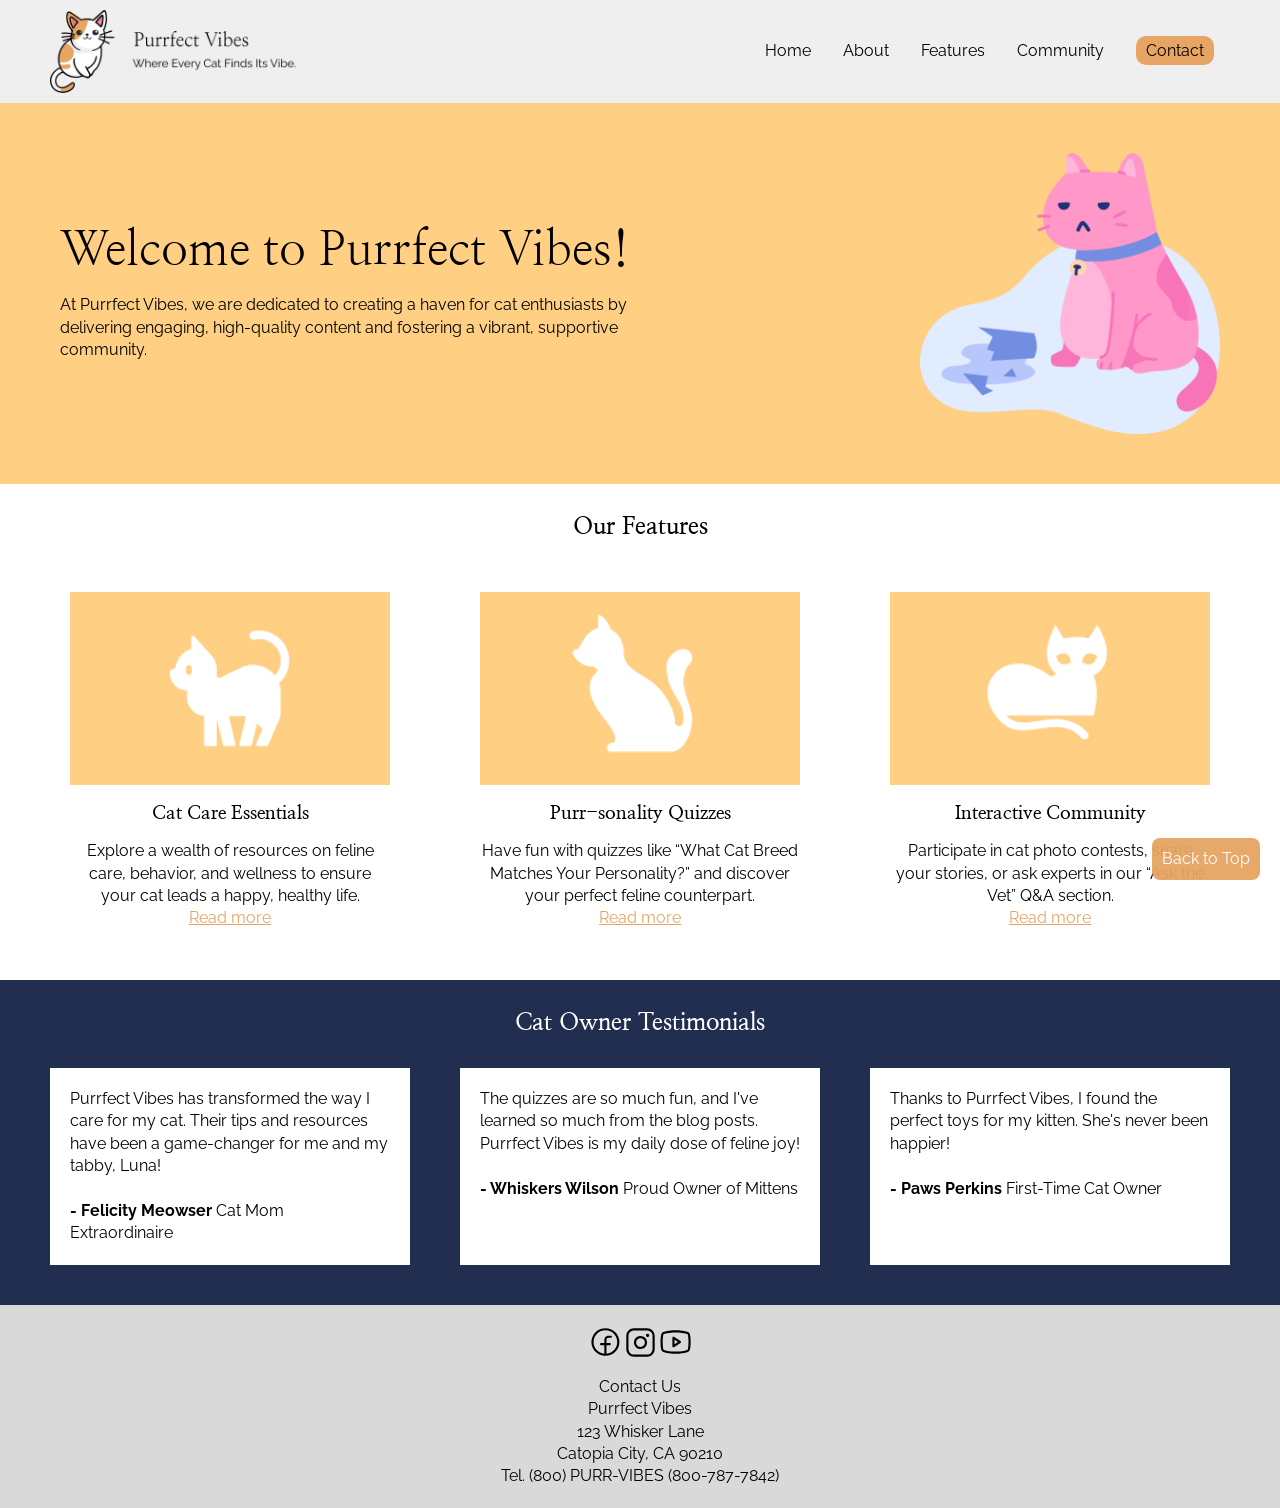
<file: beginning/index.html>
<!DOCTYPE html>
<html lang="en">
<head>
    <meta charset="utf-8">
    <meta name="viewport" content="width=device-width, initial-scale=1.0">
    <link rel="apple-touch-icon" sizes="180x180" href="images/favicons/apple-touch-icon.png">
    <link rel="icon" type="image/png" sizes="32x32" href="images/favicons/favicon-32x32.png">
    <link rel="icon" type="image/png" sizes="16x16" href="images/favicons/favicon-16x16.png">
    <link rel="manifest" href="images/favicons/site.webmanifest">
    <link rel="preconnect" href="https://fonts.googleapis.com">
    <link rel="preconnect" href="https://fonts.gstatic.com" crossorigin>
    <link href="https://fonts.googleapis.com/css2?family=Nanum+Myeongjo&family=Raleway:ital,wght@0,100..900;1,100..900&display=swap" rel="stylesheet">
    <title>Welcome to Purrfect Vibes!</title>
    <link rel="stylesheet" href="css/reset.css">
    <link rel="stylesheet" href="css/styles.css">
    <script src="scripts/jquery.min.js" defer></script>
    <script src="scripts/scripts.js" defer></script>
</head>
<body>
    <header>
        <div class="container">
            <a href="index.html"><img src="images/logo.png" alt="logo"></a>
            <input type="checkbox" class="navToggler" id="navToggler">
            <nav>
                <ul>
                    <li><a href="index.html">Home</a></li>
                    <li><a href="about.html">About</a></li>
                    <li><a href="features.html">Features</a>
                        <ul class="sub-menu">
                            <li><a href="features.html#cat-care">Cat Care</a></li>
                            <li><a href="features.html#quizzes">Quizzes</a></li>
                            <li><a href="features.html#community">Community</a></li>
                        </ul>
                    </li>
                    <li><a href="community.html">Community</a></li>
                    <li><a href="contact.html" class="button">Contact</a></li>
                </ul>
            </nav>
            <label for="navToggler" class="navTogglerMenu" name="navToggler">
                <img src="images/menu.svg" class="menuOpen" alt="menu">
                <img src="images/x.svg" class="menuClose" alt="close">
            </label>
        </div>
    </header>
    <section class="hero">
        <div class="container">
            <div class="hero-text">
                <h1>Welcome to Purrfect Vibes!</h1>
                <p>At Purrfect Vibes, we are dedicated to creating a haven for cat enthusiasts by delivering engaging, high-quality content and fostering a vibrant, supportive community.</p>
            </div>
            <img src="images/hero-cat.png" alt="">
        </div>
    </section>
    <section class="features container">
        <h2>Our Features</h2>
        <div class="feature-container">
            <div class="feature-block">
                <img src="images/cat-care.jpg" alt="cat care">
                <h3>Cat Care Essentials</h3>
                <p>Explore a wealth of resources on feline care, behavior, and wellness to ensure your cat leads a happy, healthy life.</p>
                <a href="#">Read more</a>
            </div>
            <div class="feature-block">
                <img src="images/cat-quizzes.jpg" alt="cat quizzes">
                <h3>Purr-sonality Quizzes</h3>
                <p>Have fun with quizzes like “What Cat Breed Matches Your Personality?” and discover your perfect feline counterpart.</p>
                <a href="#">Read more</a>
            </div>
            <div class="feature-block">
                <img src="images/cat-community.jpg" alt="cat community">
                <h3>Interactive Community</h3>
                <p>Participate in cat photo contests, share your stories, or ask experts in our “Ask the Vet” Q&A section.</p>
                <a href="#">Read more</a>
            </div>
        </div>
    </section>
    <section class="testimonials">
        <div class="container">
            <h2>Cat Owner Testimonials</h2>
            <div class="testimonial-container">
                <div class="testimonial-block">
                    Purrfect Vibes has transformed the way I care for my cat. Their tips and resources have been a game-changer for me and my tabby, Luna!<br><br>
                    <strong>- Felicity Meowser</strong>
                    Cat Mom Extraordinaire
                </div>
                <div class="testimonial-block">
                    The quizzes are so much fun, and I've learned so much from the blog posts. Purrfect Vibes is my daily dose of feline joy!<br><br>
                    <strong>- Whiskers Wilson</strong>
                    Proud Owner of Mittens
                </div>
                <div class="testimonial-block">
                    Thanks to Purrfect Vibes, I found the perfect toys for my kitten. She's never been happier!<br><br>
                    <strong>- Paws Perkins</strong>
                    First-Time Cat Owner
                </div>
            </div>
        </div>
    </section>

    <!-- Back to Top button -->
    <a href="#top" id="backToTopBtn">Back to Top</a>
    <footer>
        <div>
            <a href="#"><img src="images/facebook.svg" alt="Facebook"></a>
            <a href="#"><img src="images/instagram.svg" alt="Instagram"></a>
            <a href="#"><img src="images/youtube.svg" alt="Youtube"></a>
        </div>
        <p>
            Contact Us<br>
            Purrfect Vibes<br>
            123 Whisker Lane<br>
            Catopia City, CA 90210<br>
            Tel. (800) PURR-VIBES (800-787-7842)<br>
        </p>
    </footer>
</body>
</html>
</file>
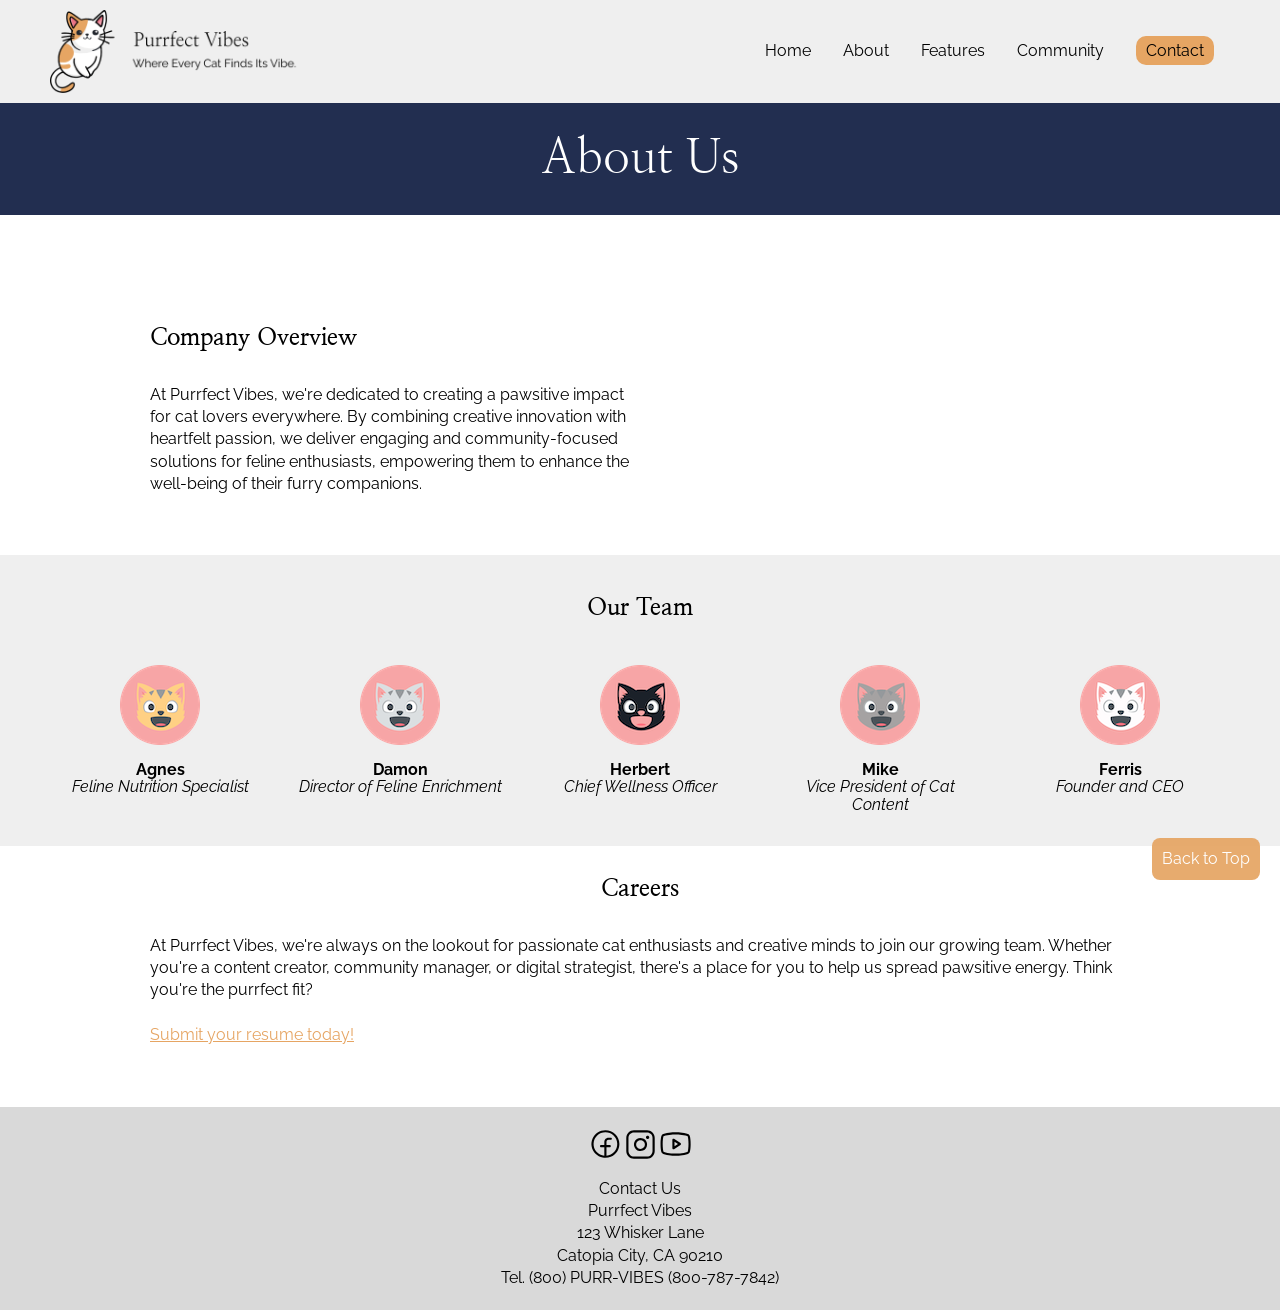
<file: beginning/about.html>
<!DOCTYPE html>
<html lang="en">
<head>
    <meta charset="utf-8">
    <meta name="viewport" content="width=device-width, initial-scale=1.0">
    <link rel="apple-touch-icon" sizes="180x180" href="images/favicons/apple-touch-icon.png">
    <link rel="icon" type="image/png" sizes="32x32" href="images/favicons/favicon-32x32.png">
    <link rel="icon" type="image/png" sizes="16x16" href="images/favicons/favicon-16x16.png">
    <link rel="manifest" href="images/favicons/site.webmanifest">
    <link rel="preconnect" href="https://fonts.googleapis.com">
    <link rel="preconnect" href="https://fonts.gstatic.com" crossorigin>
    <link href="https://fonts.googleapis.com/css2?family=Nanum+Myeongjo&family=Raleway:ital,wght@0,100..900;1,100..900&display=swap" rel="stylesheet">
    <link rel="stylesheet" href="https://cdnjs.cloudflare.com/ajax/libs/font-awesome/6.5.1/css/all.min.css">
    <title>About Purrfect Vibes</title>
    <link rel="stylesheet" href="css/reset.css">
    <link rel="stylesheet" href="css/styles.css">
    <script src="scripts/jquery.min.js" defer></script>
    <script src="scripts/scripts.js" defer></script>
</head>
<body class="about">
    <header>
        <div class="container">
            <a href="index.html"><img src="images/logo.png" alt="logo"></a>
            <input type="checkbox" class="navToggler" id="navToggler">
            <nav>
                <ul>
                    <li><a href="index.html">Home</a></li>
                    <li><a href="about.html">About</a></li>
                    <li><a href="features.html">Features</a>
                        <ul class="sub-menu">
                            <li><a href="features.html#cat-care">Cat Care</a></li>
                            <li><a href="features.html#quizzes">Quizzes</a></li>
                            <li><a href="features.html#community">Community</a></li>
                        </ul>
                    </li>
                    <li><a href="community.html">Community</a></li>
                    <li><a href="contact.html" class="button">Contact</a></li>
                </ul>
            </nav>
            <label for="navToggler" class="navTogglerMenu" name="navToggler">
                <img src="images/menu.svg" class="menuOpen" alt="menu">
                <img src="images/x.svg" class="menuClose" alt="close">
            </label>
        </div>
    </header>
    <section class="title">
        <div class="container">
            <h1>About Us</h1>
        </div>
    </section>
    <section class="container">
        <div class="overview-container">
            <div>
                <h2>Company Overview</h2>
                <p>At Purrfect Vibes, we're dedicated to creating a pawsitive impact for cat lovers everywhere. By combining creative innovation with heartfelt passion, we deliver engaging and community-focused solutions for feline enthusiasts, empowering them to enhance the well-being of their furry companions.</p>
            </div>
            <div>
                <div class="video-container"><iframe src="https://www.youtube.com/embed/sI8NsYIyQ2A?si=wf94BvNOsV6cx9m4" title="YouTube video player" frameborder="0" allow="accelerometer; autoplay; clipboard-write; encrypted-media; gyroscope; picture-in-picture; web-share" referrerpolicy="strict-origin-when-cross-origin" allowfullscreen></iframe></div>
            </div>
        </div>
    </section>
    <section>
        <div class="light-grey-bg">
            <h2>Our Team</h2>
            <div class="about-container container">
                <!-- Agnes -->
                <div class="about-block">
                    <button class="open-modal-btn" data-target="#agnes-modal">
                        <img src="images/head-agnes.png" alt="Agnes" />
                        <p>
                            <strong>Agnes</strong><br>
                            <em>Feline Nutrition Specialist</em>
                        </p>
                    </button>
                </div>
                <!-- Damon -->
                <div class="about-block">
                    <button class="open-modal-btn" data-target="#damon-modal">
                        <img src="images/head-damon.png" alt="Damon" />
                        <p>
                            <strong>Damon</strong><br>
                            <em>Director of Feline Enrichment</em>
                        </p>
                    </button>
                </div>
                <!-- Herbert -->
                <div class="about-block">
                    <button class="open-modal-btn" data-target="#herbert-modal">
                        <img src="images/head-herbert.png" alt="Herbert" />
                        <p>
                            <strong>Herbert</strong><br>
                            <em>Chief Wellness Officer</em>
                        </p>
                    </button>
                </div>
                <!-- Mike -->
                <div class="about-block">
                    <button class="
                    open-modal-btn" data-target="#mike-modal">
                        <img src="images/head-mike.png" alt="Mike" />
                        <p>
                            <strong>Mike</strong><br>
                            <em>Vice President of Cat Content</em>
                        </p>
                    </button>
                </div>
                <!-- Ferris -->
                <div class="about-block">
                    <button class="open-modal-btn" data-target="#ferris-modal">
                        <img src="images/head-ferris.png" alt="Ferris" />
                        <p>
                            <strong>Ferris</strong><br>
                            <em>Founder and CEO</em>
                        </p>
                    </button>
                </div>
            </div>
            
        </div>
        <!-- Modals -->
        <div id="agnes-modal" class="modal">
            <div class="modal-content">
                <h3>Agnes</h3>
                <p>
                    Agnes brings a wealth of expertise in feline dietary health, helping cat owners make informed decisions about their pets' nutrition. From crafting guides on balanced diets to highlighting the best treats, she ensures every feline fan has the tools to keep their cats healthy and happy.
                </p>
                <a href="#" class="close-btn"><i class="fa-solid fa-xmark"></i></a>
            </div>
        </div>
        
        <div id="damon-modal" class="modal">
            <div class="modal-content">
                <h3>Damon</h3>
                <p>
                    Damon leads the way in creating engaging and enriching content for both cats and their humans. He spearheads interactive features like quizzes, product reviews, and playtime tips, ensuring our audience can build meaningful connections with their furry friends.
                </p>
                <a href="#" class="close-btn"><i class="fa-solid fa-xmark"></i></a>
            </div>
        </div>
        
        <div id="herbert-modal" class="modal">
            <div class="modal-content">
                <h3>Herbert</h3>
                <p>
                    Herbert oversees all things related to feline health and well-being. From behavior guides to wellness tips, his focus is on empowering cat parents with resources to provide the best care for their companions.
                </p>
                <a href="#" class="close-btn"><i class="fa-solid fa-xmark"></i></a>
            </div>
        </div>
        
        <div id="mike-modal" class="modal">
            <div class="modal-content">
                <h3>Mike</h3>
                <p>
                    Mike is the driving force behind Purrfect Vibes' engaging blog posts, memes, and educational articles. His creative direction ensures our platform strikes the perfect balance of entertainment and information, keeping our audience coming back for more.
                </p>
                <a href="#" class="close-btn"><i class="fa-solid fa-xmark"></i></a>
            </div>
        </div>
        
        <div id="ferris-modal" class="modal">
            <div class="modal-content">
                <h3>Ferris</h3>
                <p>
                    Ferris founded Purrfect Vibes with a vision to bring together a community of cat lovers. As a lifelong feline enthusiast, Ferris is dedicated to providing a platform that educates, entertains, and inspires. Under Ferris's leadership, Purrfect Vibes continues to grow as the ultimate destination for all things cat-related.
                </p>
                <a href="#" class="close-btn"><i class="fa-solid fa-xmark"></i></a>
            </div>
        </div>        
    </section>
    <section class="container small careers-container">
        <h2>Careers</h2>
        <p>At Purrfect Vibes, we're always on the lookout for passionate cat enthusiasts and creative minds to join our growing team. Whether you're a content creator, community manager, or digital strategist, there's a place for you to help us spread pawsitive energy. Think you're the purrfect fit?<br><br>
            <a href="mailto:hr@purrfectvibes.com?subject=MY RESUME&cc=herbert@purrfectvibes.com">Submit your resume today!</a></p>
    </section>
    <!-- Back to Top button -->
    <a href="#top" id="backToTopBtn">Back to Top</a>

    <footer>
        <div>
            <a href="#"><img src="images/facebook.svg" alt="Facebook"></a>
            <a href="#"><img src="images/instagram.svg" alt="Instagram"></a>
            <a href="#"><img src="images/youtube.svg" alt="Youtube"></a>
        </div>
        <p>
            Contact Us<br>
            Purrfect Vibes<br>
            123 Whisker Lane<br>
            Catopia City, CA 90210<br>
            Tel. (800) PURR-VIBES (800-787-7842)<br>
        </p>
    </footer>
</body>
</html>
</file>
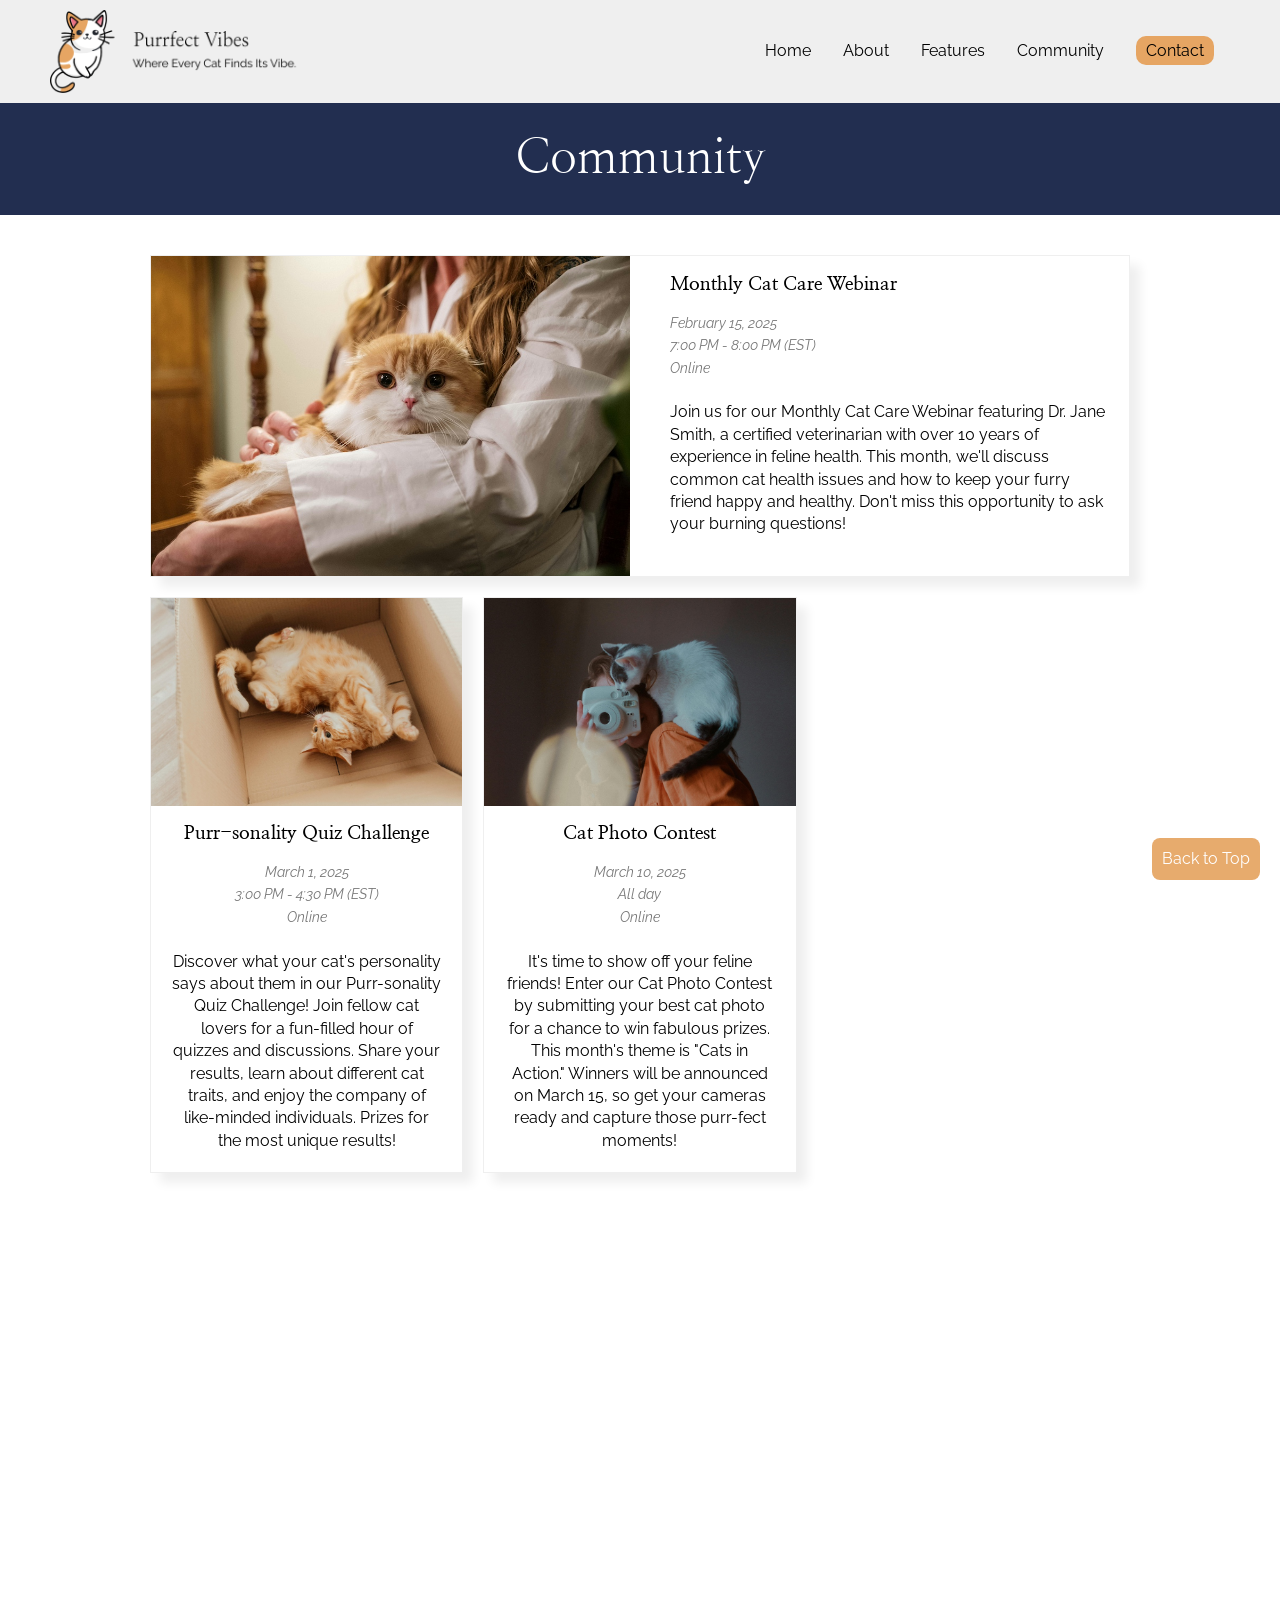
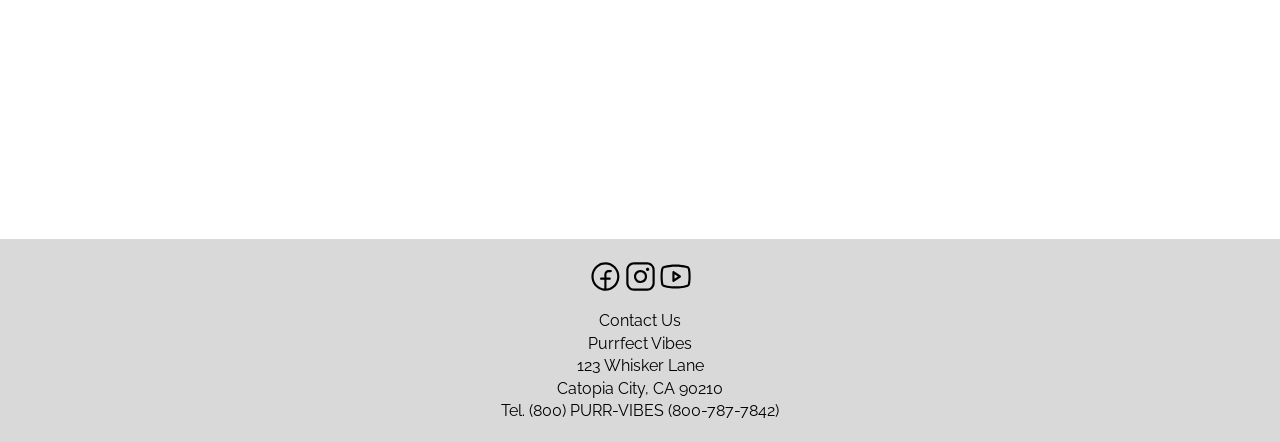
<file: beginning/community.html>
<!DOCTYPE html>
<html lang="en">
<head>
    <meta charset="utf-8">
    <meta name="viewport" content="width=device-width, initial-scale=1.0">
    <link rel="apple-touch-icon" sizes="180x180" href="images/favicons/apple-touch-icon.png">
    <link rel="icon" type="image/png" sizes="32x32" href="images/favicons/favicon-32x32.png">
    <link rel="icon" type="image/png" sizes="16x16" href="images/favicons/favicon-16x16.png">
    <link rel="manifest" href="images/favicons/site.webmanifest">
    <link rel="preconnect" href="https://fonts.googleapis.com">
    <link rel="preconnect" href="https://fonts.gstatic.com" crossorigin>
    <link href="https://fonts.googleapis.com/css2?family=Nanum+Myeongjo&family=Raleway:ital,wght@0,100..900;1,100..900&display=swap" rel="stylesheet">
    <title>Purrfect Vibes Community Events</title>
    <link rel="stylesheet" href="css/reset.css">
    <link rel="stylesheet" href="css/styles.css">
    <script src="scripts/jquery.min.js" defer></script>
    <script src="scripts/scripts.js" defer></script>
</head>
<body>
    <header>
        <div class="container">
            <a href="index.html"><img src="images/logo.png" alt="logo"></a>
            <input type="checkbox" class="navToggler" id="navToggler">
            <nav>
                <ul>
                    <li><a href="index.html">Home</a></li>
                    <li><a href="about.html">About</a></li>
                    <li><a href="features.html">Features</a>
                        <ul class="sub-menu">
                            <li><a href="features.html#cat-care">Cat Care</a></li>
                            <li><a href="features.html#quizzes">Quizzes</a></li>
                            <li><a href="features.html#community">Community</a></li>
                        </ul>
                    </li>
                    <li><a href="community.html">Community</a></li>
                    <li><a href="contact.html" class="button">Contact</a></li>
                </ul>
            </nav>
            <label for="navToggler" class="navTogglerMenu" name="navToggler">
                <img src="images/menu.svg" class="menuOpen" alt="menu">
                <img src="images/x.svg" class="menuClose" alt="close">
            </label>
        </div>
    </header>
<section class="title">
    <div class="container">
        <h1>Community</h1>
    </div>
</section>
<section class="community container">
    <div class="event-block featured">
        <img src="images/event-cat-care.jpg" alt="cat care">
        <h3>Monthly Cat Care Webinar</h3>
        <p><span>February 15, 2025</span><br>
            <span>7:00 PM - 8:00 PM (EST)<br>
            Online</span><br><br>
            Join us for our Monthly Cat Care Webinar featuring Dr. Jane Smith, a certified veterinarian with over 10 years of experience in feline health. This month, we'll discuss common cat health issues and how to keep your furry friend happy and healthy. Don't miss this opportunity to ask your burning questions!</p>
    </div>
    <div class="event-block">
        <img src="images/event-cat-quiz.jpg" alt="cat quizzes">
        <h3>Purr-sonality Quiz Challenge</h3>
        <p><span>March 1, 2025</span><br>
            <span>3:00 PM - 4:30 PM (EST)<br>
            Online</span><br><br>
            Discover what your cat's personality says about them in our Purr-sonality Quiz Challenge! Join fellow cat lovers for a fun-filled hour of quizzes and discussions. Share your results, learn about different cat traits, and enjoy the company of like-minded individuals. Prizes for the most unique results!</p>
    </div>
    <div class="event-block">
        <img src="images/event-cat-photo.jpg" alt="cat community">
        <h3>Cat Photo Contest</h3>
        <p><span>March 10, 2025</span><br>
            <span>All day<br>
            Online</span><br><br>
            It's time to show off your feline friends! Enter our Cat Photo Contest by submitting your best cat photo for a chance to win fabulous prizes. This month's theme is "Cats in Action." Winners will be announced on March 15, so get your cameras ready and capture those purr-fect moments!</p>
    </div>
</section>
<section class="container">
    <iframe src="https://calendar.google.com/calendar/embed?src=1a56773061dbff187e34b02e4ad52b19a52dd9ac9e2d96ef49cbe79ec0183ceb%40group.calendar.google.com&ctz=America%2FLos_Angeles" style="border: 0" width="100%" height="600" frameborder="0" scrolling="no"></iframe>
</section>

<!-- Back to Top button -->
    <a href="#top" id="backToTopBtn">Back to Top</a>
<footer>
    <div>
        <a href="#"><img src="images/facebook.svg" alt="Facebook"></a>
        <a href="#"><img src="images/instagram.svg" alt="Instagram"></a>
        <a href="#"><img src="images/youtube.svg" alt="Youtube"></a>
    </div>
    <p>
        Contact Us<br>
        Purrfect Vibes<br>
        123 Whisker Lane<br>
        Catopia City, CA 90210<br>
        Tel. (800) PURR-VIBES (800-787-7842)<br>
    </p>
</footer>
</body>
</html>
</file>
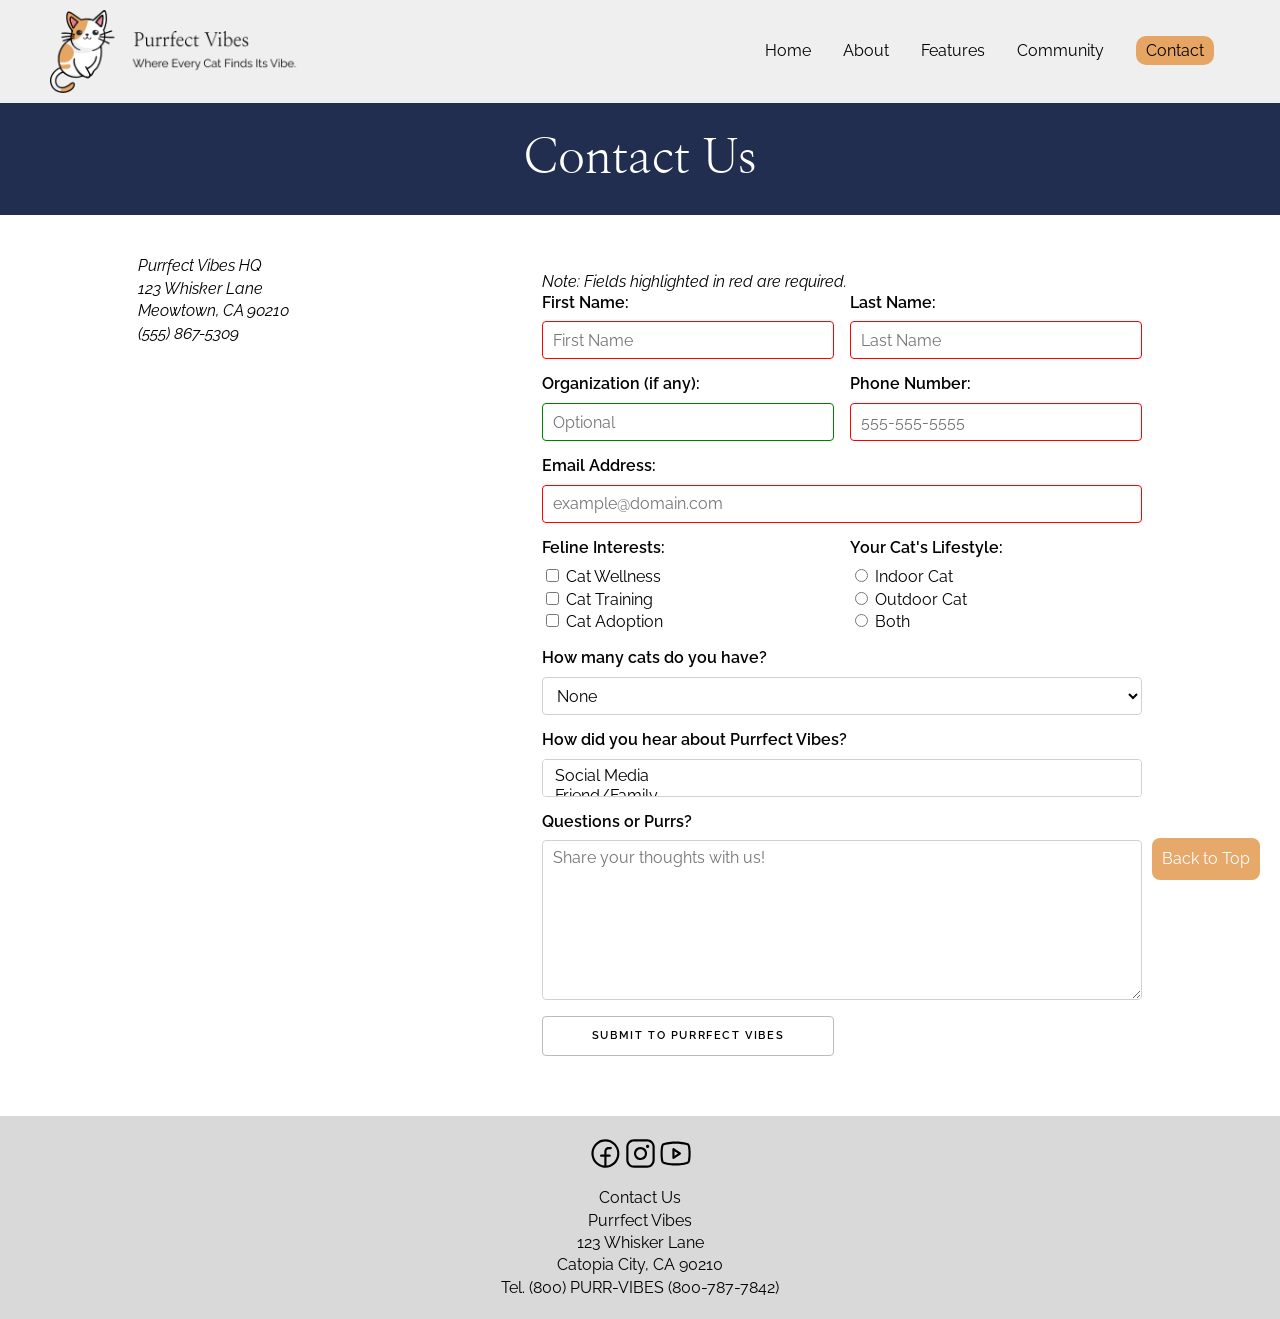
<file: beginning/contact.html>
<!DOCTYPE html>
<html lang="en">
<head>
    <meta charset="utf-8">
    <meta name="viewport" content="width=device-width, initial-scale=1.0">
    <link rel="apple-touch-icon" sizes="180x180" href="images/favicons/apple-touch-icon.png">
    <link rel="icon" type="image/png" sizes="32x32" href="images/favicons/favicon-32x32.png">
    <link rel="icon" type="image/png" sizes="16x16" href="images/favicons/favicon-16x16.png">
    <link rel="manifest" href="images/favicons/site.webmanifest">
    <link rel="preconnect" href="https://fonts.googleapis.com">
    <link rel="preconnect" href="https://fonts.gstatic.com" crossorigin>
    <link href="https://fonts.googleapis.com/css2?family=Nanum+Myeongjo&family=Raleway:ital,wght@0,100..900;1,100..900&display=swap" rel="stylesheet">
    <title>Contact Purrfect Vibes</title>
    <link rel="stylesheet" href="css/reset.css">
    <link rel="stylesheet" href="css/styles.css">
    <script src="scripts/jquery.min.js" defer></script>
    <script src="scripts/scripts.js" defer></script>
</head>
<body>
    <header>
        <div class="container">
            <a href="index.html"><img src="images/logo.png" alt="logo"></a>
            <input type="checkbox" class="navToggler" id="navToggler">
            <nav>
                <ul>
                    <li><a href="index.html">Home</a></li>
                    <li><a href="about.html">About</a></li>
                    <li><a href="features.html">Features</a>
                        <ul class="sub-menu">
                            <li><a href="features.html#cat-care">Cat Care</a></li>
                            <li><a href="features.html#quizzes">Quizzes</a></li>
                            <li><a href="features.html#community">Community</a></li>
                        </ul>
                    </li>
                    <li><a href="community.html">Community</a></li>
                    <li><a href="contact.html" class="button">Contact</a></li>
                </ul>
            </nav>
            <label for="navToggler" class="navTogglerMenu" name="navToggler">
                <img src="images/menu.svg" class="menuOpen" alt="menu">
                <img src="images/x.svg" class="menuClose" alt="close">
            </label>
        </div>
    </header>
    <section class="title">
        <div class="container">
            <h1>Contact Us</h1>
        </div>
    </section>
    <section class="container">
        <div class="contact-container">
            <div class="address-container">
                <address>
                    Purrfect Vibes HQ<br>
                    123 Whisker Lane<br>
                    Meowtown, CA 90210<br>
                    (555) 867-5309
                </address>
                <iframe src="https://www.google.com/maps/embed?pb=!1m18!1m12!1m3!1d429155.65857764304!2d-117.43811264109726!3d32.82463122394523!2m3!1f0!2f0!3f0!3m2!1i1024!2i768!4f13.1!3m3!1m2!1s0x80d9530fad921e4b%3A0xd3a21fdfd15df79!2sSan%20Diego%2C%20CA!5e0!3m2!1sen!2sus!4v1737656035689!5m2!1sen!2sus" width="100%" height="450" style="border:0;" allowfullscreen="" loading="lazy" referrerpolicy="no-referrer-when-downgrade"></iframe>
            </div>
            <div class="form-container">
                <p><em>Note: Fields highlighted in red are required.</em></p>
                <form action="" method="post">
                    <div class="form-group">
                        <label>First Name:</label>
                        <input type="text" name="fname" maxlength="30" required placeholder="First Name">
                    </div>
                    <div class="form-group">
                        <label>Last Name:</label>
                        <input type="text" name="lname" maxlength="30" required placeholder="Last Name">
                    </div>
                    <div class="form-group">
                        <label>Organization (if any):</label>
                        <input type="text" name="organization" maxlength="30" placeholder="Optional">
                    </div>
                    <div class="form-group">
                        <label>Phone Number:</label>
                        <input type="tel" name="phonenumber" maxlength="20" pattern="\d{3}[-]\d{3}[-]\d{4}" required title="Ex: 555-555-5555" placeholder="555-555-5555">
                    </div>
                    <div class="form-group full-width">
                        <label>Email Address:</label>
                        <input type="email" name="email" maxlength="30" autocomplete="email" required placeholder="example@domain.com">
                    </div>
                    <div class="form-group">
                        <label>Feline Interests:</label>
                        <div class="inline-checkbox">
                            <input type="checkbox" name="interest" id="wellness" value="Cat Wellness">
                            <label for="wellness">Cat Wellness</label>
                        </div>
                        <div class="inline-checkbox">
                            <input type="checkbox" name="interest" id="training" value="Cat Training"> 
                            <label for="training">Cat Training</label>
                        </div>
                        <div class="inline-checkbox">
                            <input type="checkbox" name="interest" id="adoption" value="Cat Adoption">
                            <label for="adoption">Cat Adoption</label>
                        </div>
                    </div>
                    <div class="form-group">
                        <label>Your Cat's Lifestyle:</label>
                        <div class="inline-checkbox">
                            <input type="radio" name="lifestyle" id="indoor" value="Indoor">
                            <label for="indoor">Indoor Cat</label>
                        </div>
                        <div class="inline-checkbox">
                            <input type="radio" name="lifestyle" id="outdoor" value="Outdoor">
                            <label for="outdoor">Outdoor Cat</label>
                        </div>
                        <div class="inline-checkbox">
                            <input type="radio" name="lifestyle" id="both" value="Both">
                            <label for="both">Both</label>
                        </div>
                    </div>
                    <div class="form-group full-width">
                        <label>How many cats do you have?</label>
                        <select name="catcount">
                            <option value="0">None</option>
                            <option value="1">1</option>
                            <option value="2-3">2-3</option>
                            <option value="4+">4 or more</option>
                        </select>
                    </div>
                    <div class="form-group full-width">
                        <label>How did you hear about Purrfect Vibes?</label>
                        <select name="hearaboutus" multiple size="5">
                            <option value="Social Media">Social Media</option>
                            <option value="Friend/Family">Friend/Family</option>
                            <option value="Pet Store">Pet Store</option>
                            <option value="Internet Search">Internet Search</option>
                            <option value="Other">Other</option>
                        </select>
                    </div>
                    <div class="form-group full-width">
                        <label>Questions or Purrs?</label> 
                        <textarea name="comments" maxlength="500" placeholder="Share your thoughts with us!"></textarea>
                    </div>
                    <input type="submit" value="Submit to Purrfect Vibes">
                </form>
            </div>
        </div>
    </section>

    <!-- Back to Top button -->
    <a href="#top" id="backToTopBtn">Back to Top</a>
    <footer>
        <div>
            <a href="#"><img src="images/facebook.svg" alt="Facebook"></a>
            <a href="#"><img src="images/instagram.svg" alt="Instagram"></a>
            <a href="#"><img src="images/youtube.svg" alt="Youtube"></a>
        </div>
        <p>
            Contact Us<br>
            Purrfect Vibes<br>
            123 Whisker Lane<br>
            Catopia City, CA 90210<br>
            Tel. (800) PURR-VIBES (800-787-7842)<br>
        </p>
    </footer>
</body>
</html>
</file>
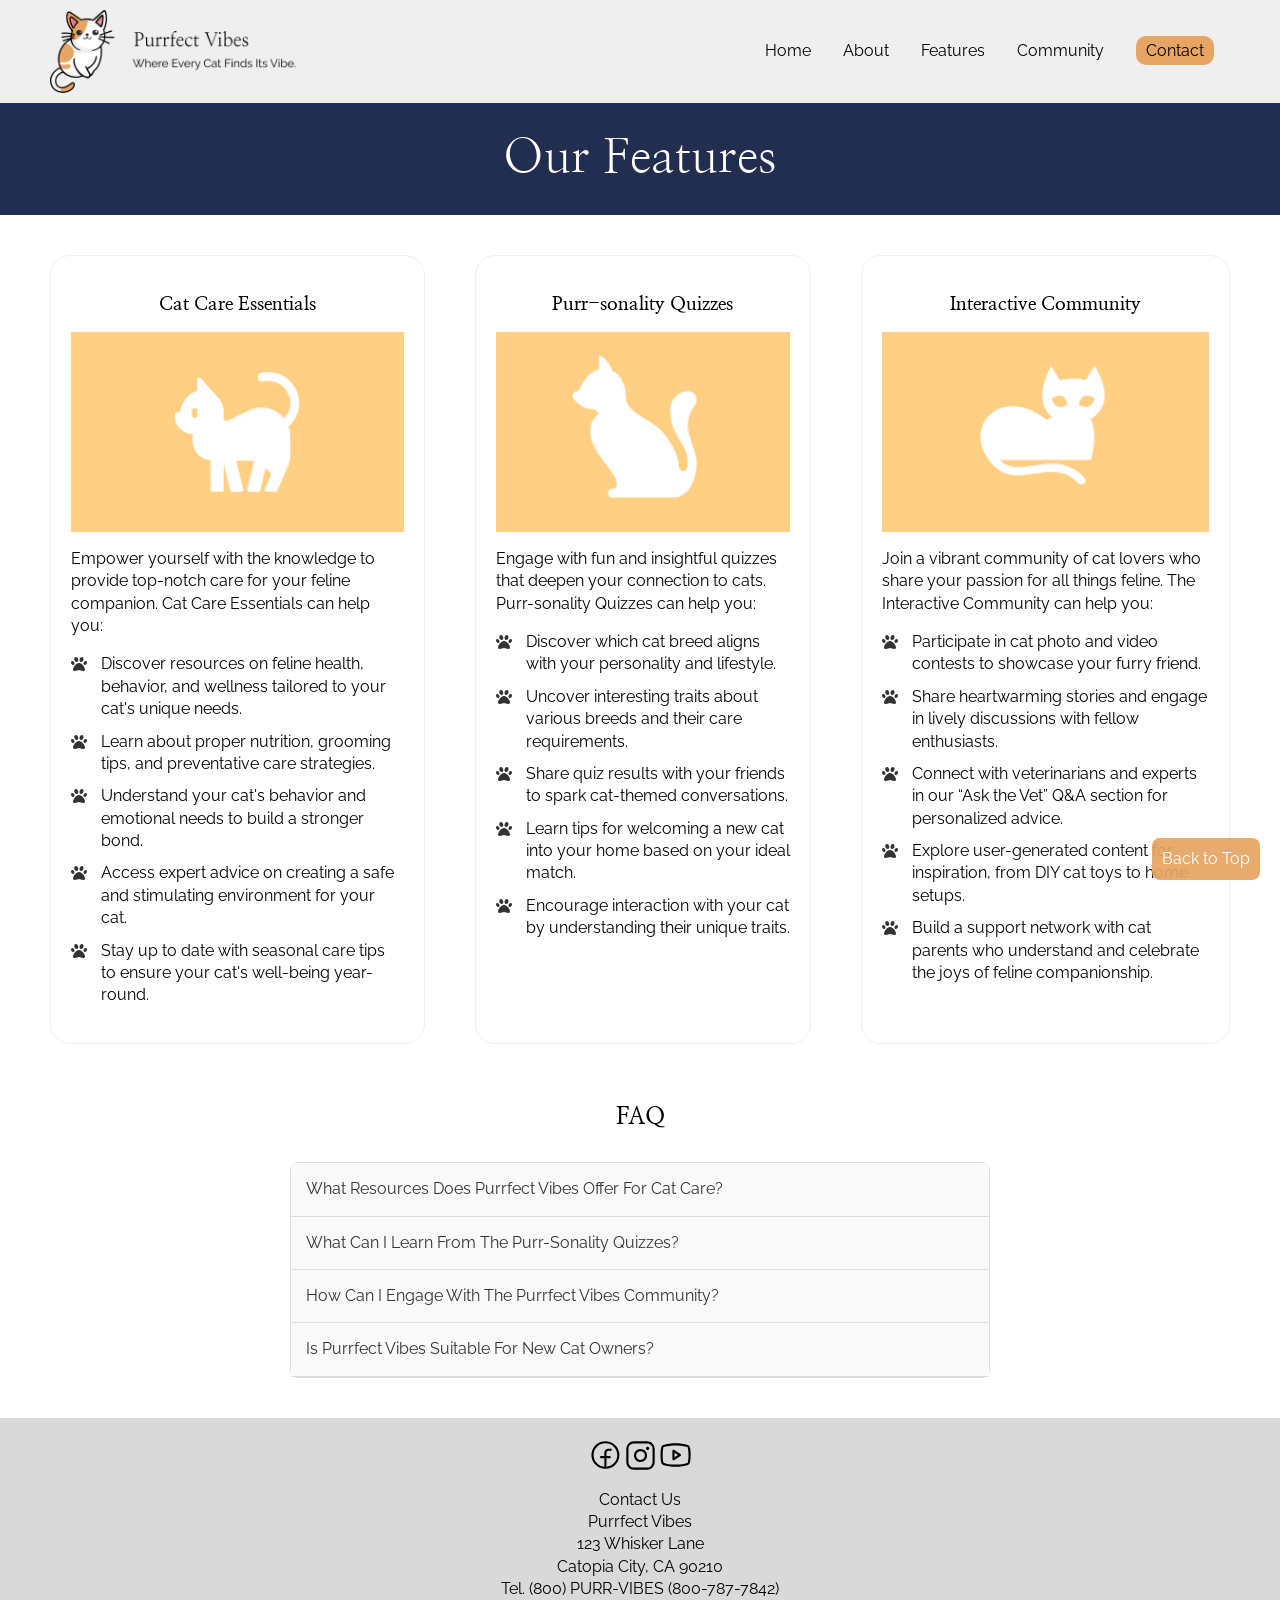
<file: beginning/features.html>
<!DOCTYPE html>
<html lang="en">
<head>
    <meta charset="utf-8">
    <meta name="viewport" content="width=device-width, initial-scale=1.0">
    <link rel="apple-touch-icon" sizes="180x180" href="images/favicons/apple-touch-icon.png">
    <link rel="icon" type="image/png" sizes="32x32" href="images/favicons/favicon-32x32.png">
    <link rel="icon" type="image/png" sizes="16x16" href="images/favicons/favicon-16x16.png">
    <link rel="manifest" href="images/favicons/site.webmanifest">
    <link rel="preconnect" href="https://fonts.googleapis.com">
    <link rel="preconnect" href="https://fonts.gstatic.com" crossorigin>
    <link href="https://fonts.googleapis.com/css2?family=Nanum+Myeongjo&family=Raleway:ital,wght@0,100..900;1,100..900&display=swap" rel="stylesheet">
    <link rel="stylesheet" href="https://cdnjs.cloudflare.com/ajax/libs/font-awesome/6.5.1/css/all.min.css">
    <title>Purrfect Vibes Features</title>
    <link rel="stylesheet" href="css/reset.css">
    <link rel="stylesheet" href="css/styles.css">
    <script src="scripts/jquery.min.js" defer></script>
    <script src="scripts/scripts.js" defer></script>
</head>
<body class="features">
    <header>
        <div class="container">
            <a href="index.html"><img src="images/logo.png" alt="logo"></a>
            <input type="checkbox" class="navToggler" id="navToggler">
            <nav>
                <ul>
                    <li><a href="index.html">Home</a></li>
                    <li><a href="about.html">About</a></li>
                    <li><a href="features.html">Features</a>
                        <ul class="sub-menu">
                            <li><a href="features.html#cat-care">Cat Care</a></li>
                            <li><a href="features.html#quizzes">Quizzes</a></li>
                            <li><a href="features.html#community">Community</a></li>
                        </ul>
                    </li>
                    <li><a href="community.html">Community</a></li>
                    <li><a href="contact.html" class="button">Contact</a></li>
                </ul>
            </nav>
            <label for="navToggler" class="navTogglerMenu" name="navToggler">
                <img src="images/menu.svg" class="menuOpen" alt="menu">
                <img src="images/x.svg" class="menuClose" alt="close">
            </label>
        </div>
    </header>
    <section class="title">
        <div class="container">
            <h1>Our Features</h1>
        </div>
    </section>
    <section class="container">
        <div class="feature-container">
            <div class="feature-page-block" id="cat-care">
                <h3>Cat Care Essentials</h3>
                <p><img src="images/cat-care.jpg" alt="cat care"/></p>
                <p>Empower yourself with the knowledge to provide top-notch care for your feline companion. Cat Care Essentials can help you:</p>
                <ul class="paw-list">
                    <li>Discover resources on feline health, behavior, and wellness tailored to your cat's unique needs.</li>
                    <li>Learn about proper nutrition, grooming tips, and preventative care strategies.</li>
                    <li>Understand your cat's behavior and emotional needs to build a stronger bond.</li>
                    <li>Access expert advice on creating a safe and stimulating environment for your cat.</li>
                    <li>Stay up to date with seasonal care tips to ensure your cat's well-being year-round.</li>
                </ul>
            </div>
            <div class="feature-page-block" id="quizzes">
                <h3>Purr-sonality Quizzes</h3>
                <p><img src="images/cat-quizzes.jpg" alt="cat quizzes"/></p>
                <p>Engage with fun and insightful quizzes that deepen your connection to cats. Purr-sonality Quizzes can help you:</p>
                <ul class="paw-list">
                    <li>Discover which cat breed aligns with your personality and lifestyle.</li>
                    <li>Uncover interesting traits about various breeds and their care requirements.</li>
                    <li>Share quiz results with your friends to spark cat-themed conversations.</li>
                    <li>Learn tips for welcoming a new cat into your home based on your ideal match.</li>
                    <li>Encourage interaction with your cat by understanding their unique traits.</li>
                </ul>
            </div>
            <div class="feature-page-block" id="community">
                <h3>Interactive Community</h3>
                <p><img src="images/cat-community.jpg" alt="cat community"/></p>
                <p>Join a vibrant community of cat lovers who share your passion for all things feline. The Interactive Community can help you:</p>
                <ul class="paw-list">
                    <li>Participate in cat photo and video contests to showcase your furry friend.</li>
                    <li>Share heartwarming stories and engage in lively discussions with fellow enthusiasts.</li>
                    <li>Connect with veterinarians and experts in our “Ask the Vet” Q&A section for personalized advice.</li>
                    <li>Explore user-generated content for inspiration, from DIY cat toys to home setups.</li>
                    <li>Build a support network with cat parents who understand and celebrate the joys of feline companionship.</li>
                </ul>
            </div>
        </div>
    </section>
    <section class="container">
        <h2>FAQ</h2>
        <div class="accordion">
            <div class="accordion-item">
              <!-- <input type="checkbox" id="question1" class="accordion-checkbox"> -->
              <div class="accordion-header" id="question1">What resources does Purrfect Vibes offer for cat care?</div>
              <div class="accordion-content">
                <p>We provide expert advice on feline health, behavior, and wellness, including tips on proper nutrition, grooming, and creating a safe, stimulating environment.</p>
              </div>
            </div>
          
            <div class="accordion-item">
              <!-- <input type="checkbox" id="question2" class="accordion-checkbox"> -->
              <div class="accordion-header" id="question2">What can I learn from the Purr-sonality Quizzes?</div>
              <div class="accordion-content">
                <p>Our quizzes help you discover which cat breed matches your personality, uncover fun traits about various breeds, and provide tips for welcoming a new cat into your home.</p>
              </div>
            </div>
          
            <div class="accordion-item">
              <!-- <input type="checkbox" id="question3" class="accordion-checkbox"> -->
              <div class="accordion-header" id="question3">How can I engage with the Purrfect Vibes community?</div>
              <div class="accordion-content">
                <p>You can join cat photo and video contests, share stories, participate in discussions, and connect with experts in our “Ask the Vet” Q&A section.</p>
              </div>
            </div>
          
            <div class="accordion-item">
              <!-- <input type="checkbox" id="question4" class="accordion-checkbox"> -->
              <div class="accordion-header" id="question4">Is Purrfect Vibes suitable for new cat owners?</div>
              <div class="accordion-content">
                <p>Absolutely! Whether you’re a new cat parent or a lifelong enthusiast, our resources, quizzes, and community are designed to support and celebrate your love for cats.</p>
              </div>
            </div>
          </div>                   
    </section>

    <!-- Back to Top button -->
    <a href="#top" id="backToTopBtn">Back to Top</a>
    <footer>
        <div>
            <a href="#"><img src="images/facebook.svg" alt="Facebook"></a>
            <a href="#"><img src="images/instagram.svg" alt="Instagram"></a>
            <a href="#"><img src="images/youtube.svg" alt="Youtube"></a>
        </div>
        <p>
            Contact Us<br>
            Purrfect Vibes<br>
            123 Whisker Lane<br>
            Catopia City, CA 90210<br>
            Tel. (800) PURR-VIBES (800-787-7842)<br>
        </p>
    </footer>
</body>
</html>
</file>
<file: beginning/css/styles.css>
html {
    scroll-behavior: smooth;
}
body, textarea {
    font-size: 16px;
    font-family: "Raleway", serif;
    font-optical-sizing: auto;
    font-weight: 400;
    font-style: normal;    
    margin: 0;
    line-height: 1.4em;
}
h1, h2, h3, h4, h5, h6 {
    font-family: "Nanum Myeongjo", serif;
    font-weight: 400;
    font-style: normal;
}
h1 {
    font-size: 3rem;
    margin: 0;
}
h2 {
    margin-bottom: 32px;
    font-weight: 600;
}
h3 {
    font-weight: 600;
}
.container {
    max-width: 1200px;
    margin: auto;
    padding: 10px;
}
a {
    color: #e6a563;
}
a:hover {
    opacity: 0.8;
}
h2 {
    text-align: center;
}
img {
    width: 100%;
}
/**Header**/
header {
    background-color: #efefef;
}
header a {
    text-decoration: none;
    color: #000;
}
header a:hover {
    color: #e6a563;
}
header .container {
    padding: 10px;
    display: flex;
    align-items: center;
    justify-content: flex-end;
}
header .container > a:first-child {
    width: 250px;
    margin-right: auto;

}
header ul {
    list-style-type: none;
    display: flex;
    align-items: center;
    margin: 0;
}
.button {
    background-color: #e6a563;
    border-radius: 10px;
    padding: 5px 10px;
}
.button:hover {
    background-color: #fff;
}
nav li {
    margin: 0 1em;
    position: relative;
    padding-bottom: 20px;
    padding-top: 20px;
}
.sub-menu {
    position: absolute;
    left: 0;
    flex-direction: column;
    margin-top: 20px;
    gap: 20px;
    background-color: #fff;
    border: 1px solid #efefef;
    border-radius: 20px;
    padding: 10px 20px 20px 10px;
    align-items: flex-start;
    display: none;
}
.sub-menu li {
    padding: 0;
}
nav li:hover > .sub-menu,
nav li > .sub-menu:hover  {
    display: flex;
}
.navTogglerMenu, .navToggler {
    display: none;
}
.title {
    background-color: #222e50;
    text-align: center;
    color: #fff;
    margin-bottom: 30px;
    padding: 20px 0;
}
/**Home Page**/
body.home {
    background-color: #efefef;
}
.hero {
    background-color: #FFCF83;
}
.hero .container {
    display: flex;
    justify-content: space-between;
    padding: 50px 20px;
}
.hero img {
    width: 300px;
}
.hero .hero-text {
    display: flex;
    flex-direction: column;
    justify-content: center;
    width: 50%;
}
.feature-container {
    display: flex;
    justify-content: center;
    gap: 50px;
    padding-bottom: 20px;
}
.feature-block {
    text-align: center;
    background-color: #fff;
    padding: 20px;
    flex: auto;
    width: 32%;
}
.testimonials {
    background-color: #222e50;
    padding-bottom: 30px;
}
.testimonials h2 {
    color: #fff;
    text-align: center;
}
.testimonial-container {
    display: flex;
    gap: 50px;
}
.testimonial-block {
    background-color: #fff;
    padding: 20px;
    flex: auto;
    width: 33%;
}
.team {
    padding-bottom: 20px;
}
.team img {
    width: 80px;
    margin: auto;
}
/**About Page**/
.container.small {
    max-width: 1000px;
}
.overview-container {
    display: flex;
    flex-wrap: wrap;
    align-items: center;
    max-width: 1000px;
    margin: auto;
} 
.overview-container h2 {
    text-align: left;
}
.overview-container>div {
    flex: 1;
    min-width: 300px; /* Ensures a minimum width for items */
    margin: 10px; /* Adds spacing between elements */
}
.video-container {
    position: relative;
    width: 100%;
    padding-bottom: 56.25%; /* 16:9 aspect ratio */
    height: 0;
}

.video-container iframe {
    position: absolute;
    top: 0;
    left: 0;
    width: 100%;
    height: 100%;
}
.light-grey-bg {
    background-color: #efefef;
    padding: 20px 0;
}
.about-container {
    display: flex;
    justify-content: space-between;
    gap: 20px;
}
.about-block {
    text-align: center;
    width: 25%;
}
.about-block a {
    text-decoration: none;
    color: #000;
}
.about-block img {
    width: 80px;
    height: 80px;
    margin: auto;
}
.open-modal-btn {
    border: none;
    cursor: pointer;
}
.modal {
    display: none; /* Hidden by default */
    position: fixed; /* Stay in place */
    z-index: 1000; /* Sit on top */
    left: 0;
    top: 0;
    width: 100%; /* Full width */
    height: 100%; /* Full height */
    overflow: auto; /* Enable scroll if needed */
    background-color: rgba(0, 0, 0, 0.7); /* Black w/ opacity */
}
.modal-content {
    position: relative;
    background-color: #fefefe;
    margin: 15% auto; /* 15% from the top and centered */
    padding: 20px;
    border: 1px solid #888;
    width: 80%; /* Could be more or less, depending on screen size */
}
.close-btn {
    color: #000;
    position: absolute;
    font-size: 28px;
    top: 20px;
    right: 20px;
}
.close-btn:hover,
.close-btn:focus {
    color: #e6a563;
    text-decoration: none;
    cursor: pointer;
}
.modal:target {
    display: block;
}
.careers-container {
    margin-bottom: 50px;
}
/**Community Page**/
.community {
    display: grid;
    gap: 20px;
    grid-template-columns: repeat(3, 1fr);
    margin-bottom: 30px;
    max-width: 1000px;
}
.event-block {
    border: 1px solid #efefef;
    box-shadow: 10px 10px 10px #efefef;
    text-align: center;;
}
.event-block img {
    width: 100%;
}
.event-block h3, .event-block p {
    padding: 0 20px;
}
.event-block.featured {
    grid-column: span 3;
    display: grid;
    grid-template-areas: 
    "image title"
    "image text";
    grid-template-columns: 1fr 1fr;
    grid-template-rows: auto 1fr;
    grid-column-gap: 20px;
}
.event-block.featured img {
    grid-area: image;
}
.event-block.featured h3 {
    grid-area: title;
    text-align: left;
}
.event-block.featured p {
    grid-area: text;
    text-align: left;
}
.event-block span {
    font-style: italic;
    color: #787878;
    font-size: 0.9em;;
}
.event-block p {
    padding-bottom: 20px;
}
/**Feature Page**/
.feature-page-block {
    border: 1px solid #efefef;
    padding: 20px;
    border-radius: 20px;
}
.feature-page-block h3 {
    text-align: center;
}
.feature-page-block img {
    height: 200px;
    object-fit: cover;
}
ul.paw-list {
    list-style: none; 
    padding: 0; 
}
ul.paw-list li {
    position: relative; 
    padding-left: 30px; 
    margin-bottom: 10px;
}
ul.paw-list li::before {
    content: "\f1b0"; 
    font-family: "Font Awesome 5 Free"; 
    font-weight: 900; 
    position: absolute; 
    left: 0; 
    top: 0; 
    color: #333; 
}
.accordion {
    max-width: 700px;
    margin: 0 auto;
    border: 1px solid #ddd;
    border-radius: 8px;
    margin-bottom: 30px;
}  
.accordion-item {
    border-bottom: 1px solid #ddd;
    position: relative;
}  
/* .accordion-checkbox {
    display: none;
}  */
.accordion-header {
    display: block;
    background-color: #f9f9f9;
    color: #333;
    cursor: pointer;
    padding: 15px;
    text-transform: capitalize;
    transition: background-color 0.3s;
}  
.accordion-header:hover {
    background-color: #eee;
}  
.accordion-content {
    display: none;
    /* max-height: 0; */
    /* overflow: hidden; */
    background-color: #fff;
    padding: 0 15px;
    /* transition: max-height 0.3s ease, padding 0.3s ease; */
}  
.accordion-content p {
    margin: 15px 0;
}  
/* .accordion-checkbox:checked ~ .accordion-content {
    max-height: 200px;
    padding: 15px;
}    */
/**Contact**/
.contact-container {
    display: flex;
    gap: 50px;
    margin-bottom: 50px;
    justify-content: center;
}
.contact-container .address-container {
    width: 30%;
    display: flex;
    flex-direction: column;
    gap: 20px;
}

.contact-container .form-container {
    width: 70%;
    max-width: 600px;
}
form {
    display: grid;
    grid-template-columns: repeat(2, 1fr); /* Two columns of equal width */
    gap: 1rem;
}
.form-group {
    display: flex;
    flex-direction: column;
}
.full-width {
    grid-column: span 2; 
}
input[type="email"],input[type="text"],input[type="tel"],textarea, select {
    width:100%;
    height:38px;
    padding:6px 10px;
    background-color:#fff;
    border:1px solid #D1D1D1;
    border-radius:4px;
    box-shadow:none;
    box-sizing:border-box;
}
textarea {
    min-height:65px;
    padding-top:6px;
    padding-bottom:6px;
}
form label {
    font-weight:600;
    margin-bottom: 10px;
}
form input[type="checkbox"], form input[type="radio"] {
    display:inline;
}
form .inline-checkbox label {
    font-weight: 400;
}
input[type="submit"] {
	padding: 0 30px;
	font-size: 11px;
	font-weight: 600;
	line-height: 38px;
	letter-spacing: .1rem;
	text-transform: uppercase;
	background-color: transparent;
	border-radius: 4px;
	border: 1px solid #bbb;
	cursor: pointer;
 }
input[type="submit"]:hover, input[type="submit"]:focus {
    color:#333;
    border-color:#888;
    outline:0;
}
input[type="text"]:required, input[type="tel"]:required, input[type="email"]:required {
    border-color:red;
}
input[type="text"]:valid, input[type="tel"]:valid, input[type="email"]:valid {
    border-color:green;
}
/**Footer**/
footer {
    text-align: center;
    background-color: #D9D9D9;
    padding: 20px;
}
footer > div {
    display: flex;
    justify-content: center;
}
footer img {
    width: 35px;
}

/* Back to Top Button */
#backToTopBtn {
  position: fixed;
  bottom: 20px;
  right: 20px;
  background-color: #e6a563;
  color: white;
  padding: 10px;
  border-radius: 8px;
  text-decoration: none;
  display: none;
}


/**Tablet Styles**/
@media only screen and (max-width: 1040px) {
    .community {
        grid-template-columns: repeat(2, 1fr);
    }
    .event-block.featured {
        grid-column: span 2;
    }
    .features-page .feature-container {
        flex-wrap: wrap;
        gap: 10px;
    }
    .features-page .feature-page-block {
        width: 40%;
    }
}

/**Mobile Styles**/
@media only screen and (max-width: 767px) {
    header .container {
        flex-wrap: wrap;
        position: relative;
    }
    header img {
        width: 200px;
    }
    header nav {
        position: absolute;
        width: 100%;
        top: 90px;
        left: 0;
        display: none;
    }
    header nav ul {
        flex-direction: column;
        align-items: center;
        justify-content: center;
        width: 100vw;
        background-color: #efefef;
        padding: 0;
        border-top: 1px solid #fff;
    }
    header nav li {
        width: 100%;
        text-align: center;
        border-bottom: 1px solid #fff;
        padding: 10px 0;
        margin: 0;
    }
    header nav li:last-child {
        border-bottom: none;
        padding: 0;
    }
    header .button {
        width: 100%;
        border-radius: 0;
        display: block;
        padding: 10px;
    }
    .navToggler, .navTogglerMenu {
        display: block;
    }
    .navTogglerMenu img {
        width: 25px;
    }
    .navToggler:checked ~ nav {
        display: block;
    }
    .navToggler, .menuClose, .navToggler:checked ~ .navTogglerMenu .menuOpen {
        display: none;
    }
    .navToggler:checked ~ .navTogglerMenu .menuClose {
        display: block;
    }
    .sub-menu {
        display: flex;
        position: relative;
        border-radius: 0;
        gap: 20px;
        padding: 10px;
    }
    .hero .container {
        display: block;
        text-align: center;
    }
    .hero .hero-text {
        width: 100%;
        margin-bottom: 30px;
    }
    .feature-container {
        flex-direction: column;
        gap: 20px;
    }
    .feature-block {
        width: 100%;
    }
    .testimonial-container {
        flex-direction: column;
        gap: 20px;
    }
    .testimonial-block {
        width: 100%;
    }
    .about-container {
        flex-wrap: wrap;
        justify-content: center;
    }
    .about {
        text-align: center;
    }
    .about-container {
        gap: 50px;
    }
    .about-block {
        flex-direction: column;
    }
    .overview-container h2 {
        text-align: center;
    }
    .community {
        grid-template-columns: repeat(1, 1fr);
    }
    .event-block.featured {
        grid-column: span 2;
    }
    .features-page .feature-container {
        display: block;
    }
    .features-page .feature-page-block {
        width: 100%;
    } 
    .community {
        display: flex;
        flex-direction: column;
    }
    .event-block.featured {
        display: flex;
        flex-direction: column;
    } 
    .contact {
        text-align: center;
    }
    .contact-container {
        flex-direction: column;
    }
    .contact-container .address-container, .contact-container .form-container {
        width: 100%;
    }
    form {
        grid-template-columns: 1fr;
    }
    .full-width {
        grid-column: span 1;
    }
}
</file>
